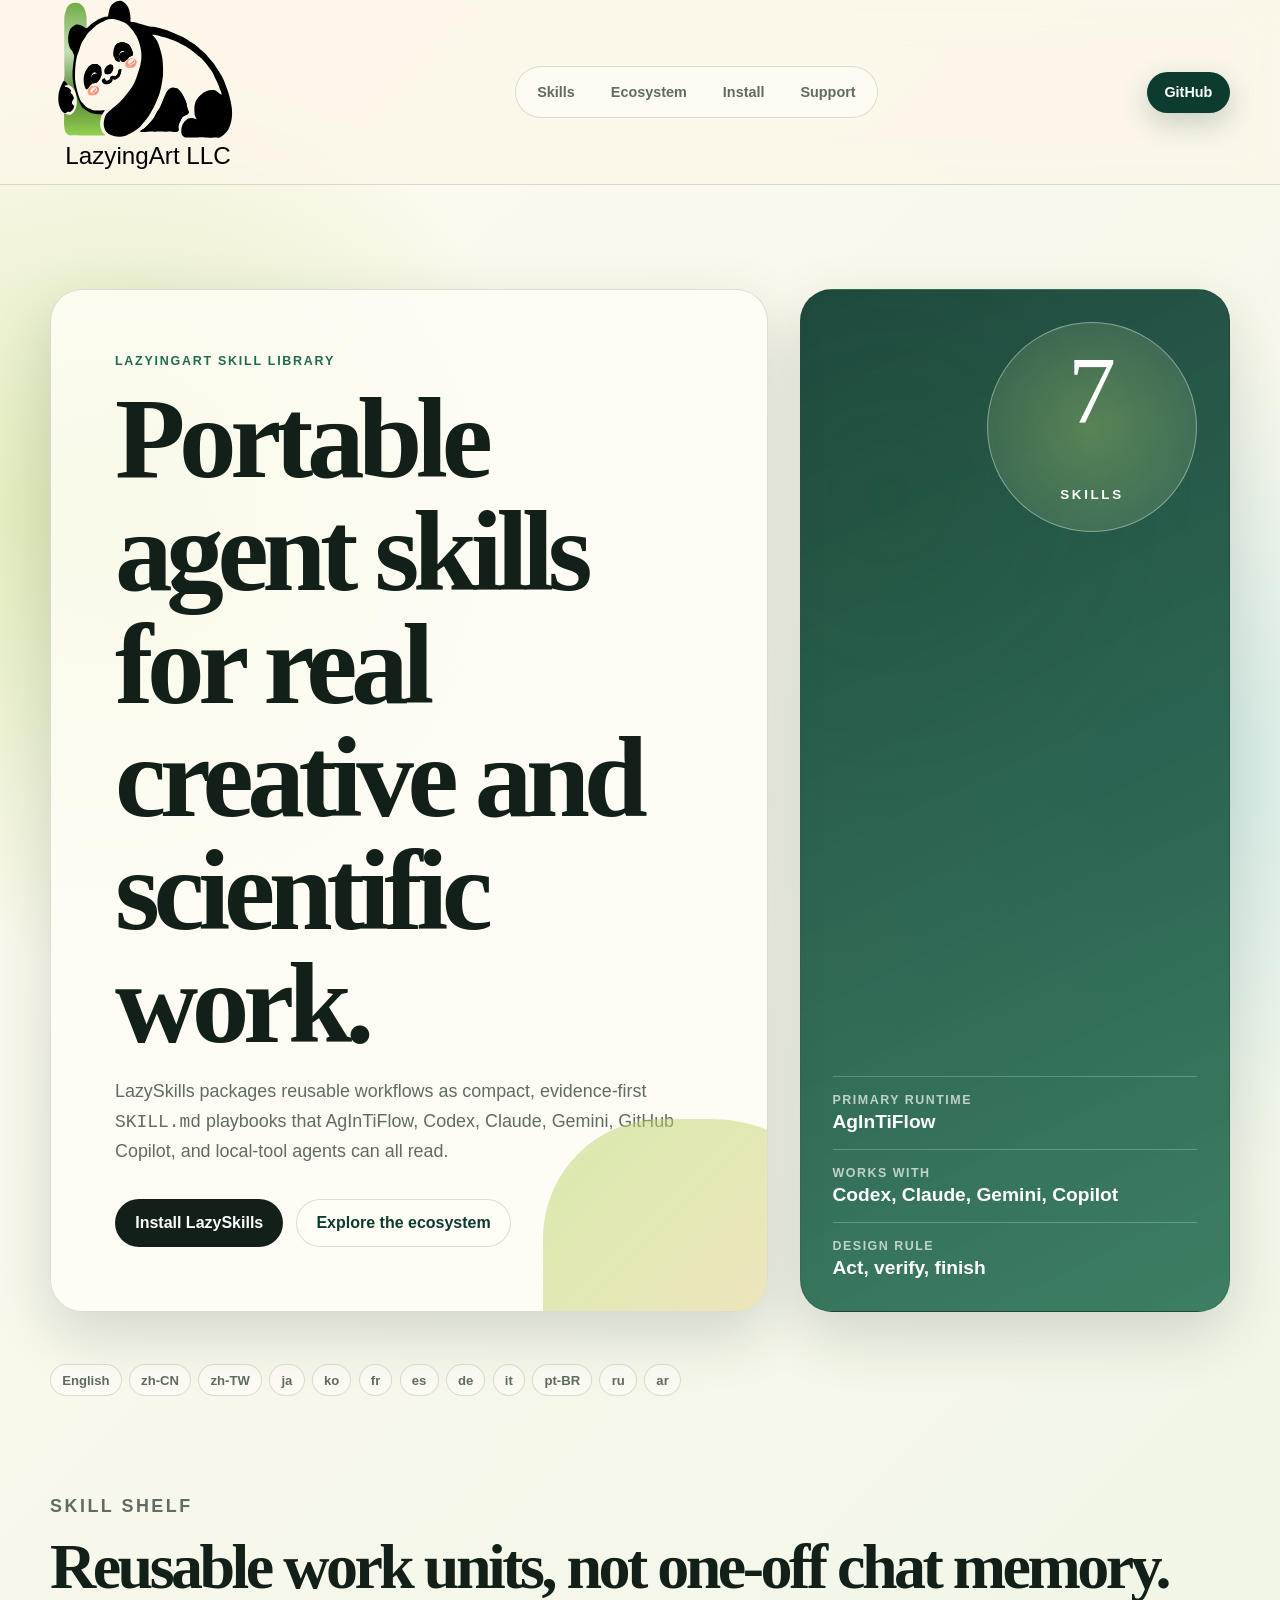
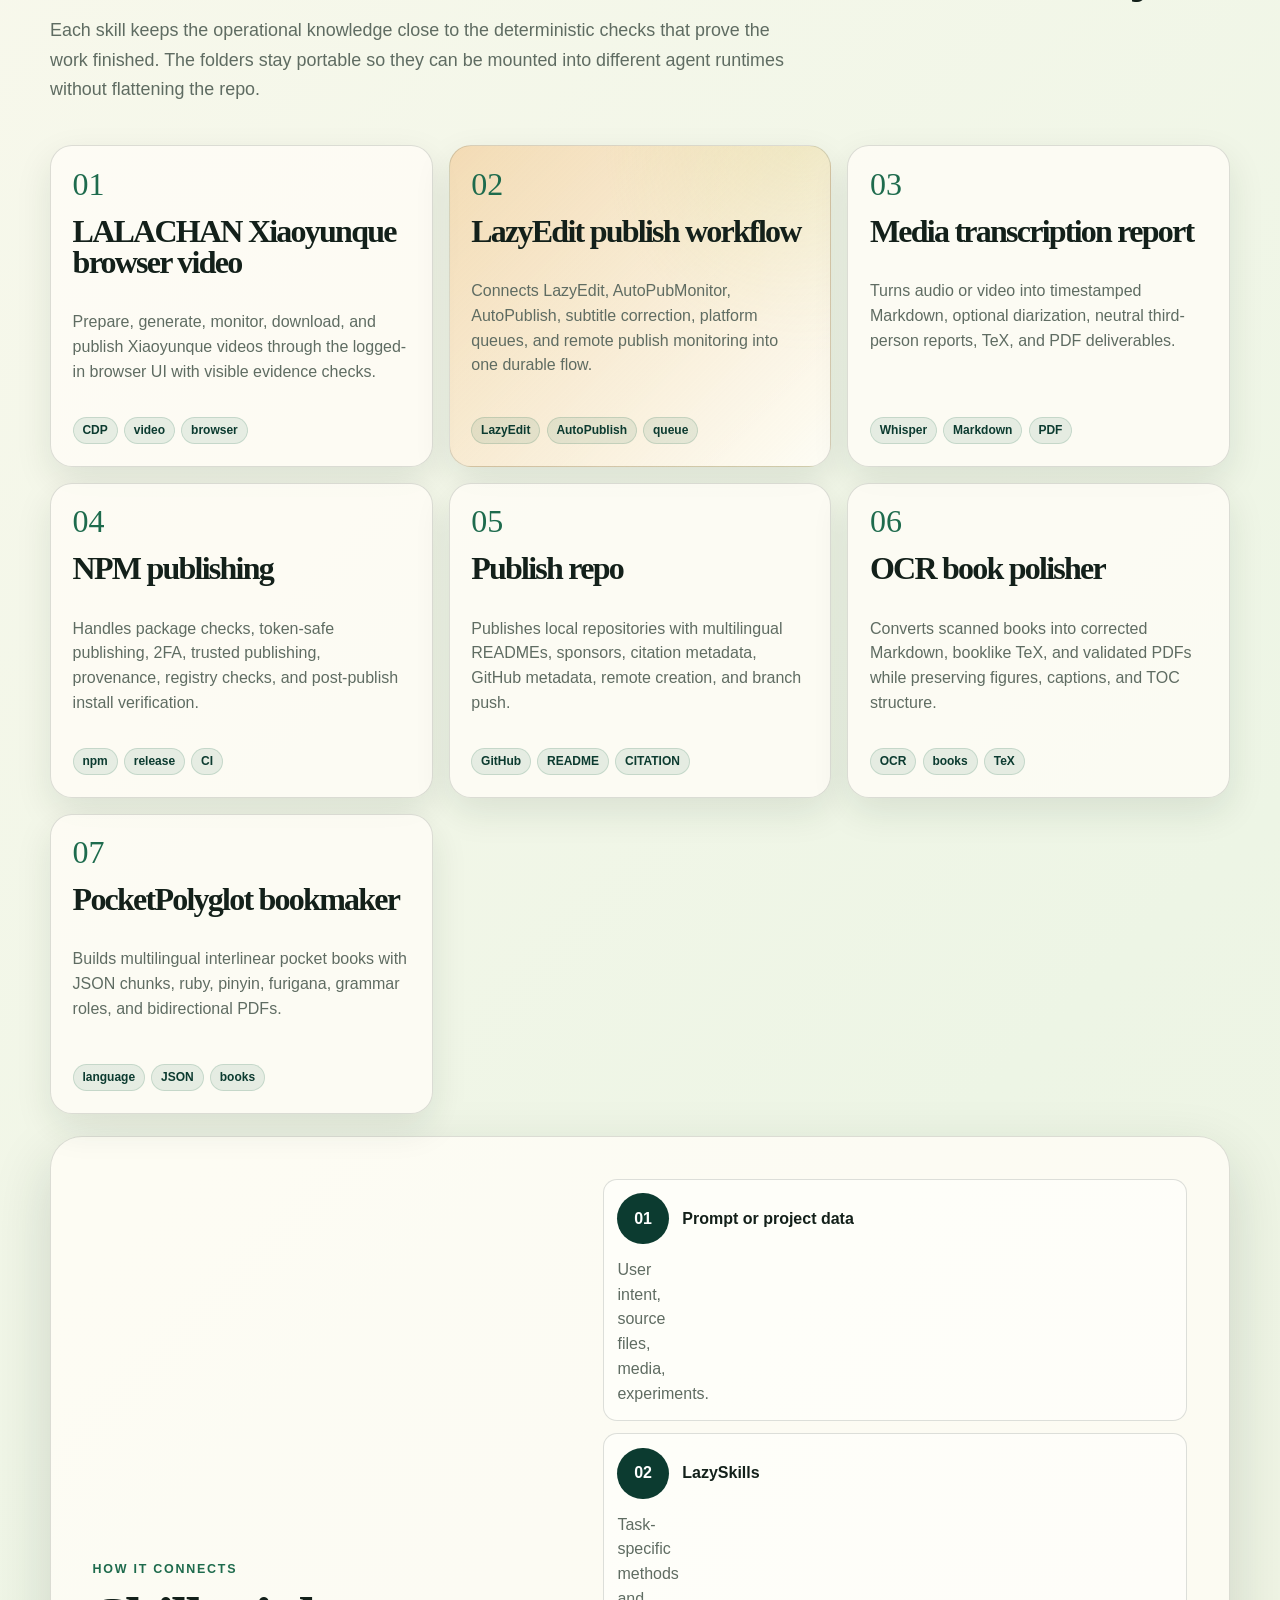
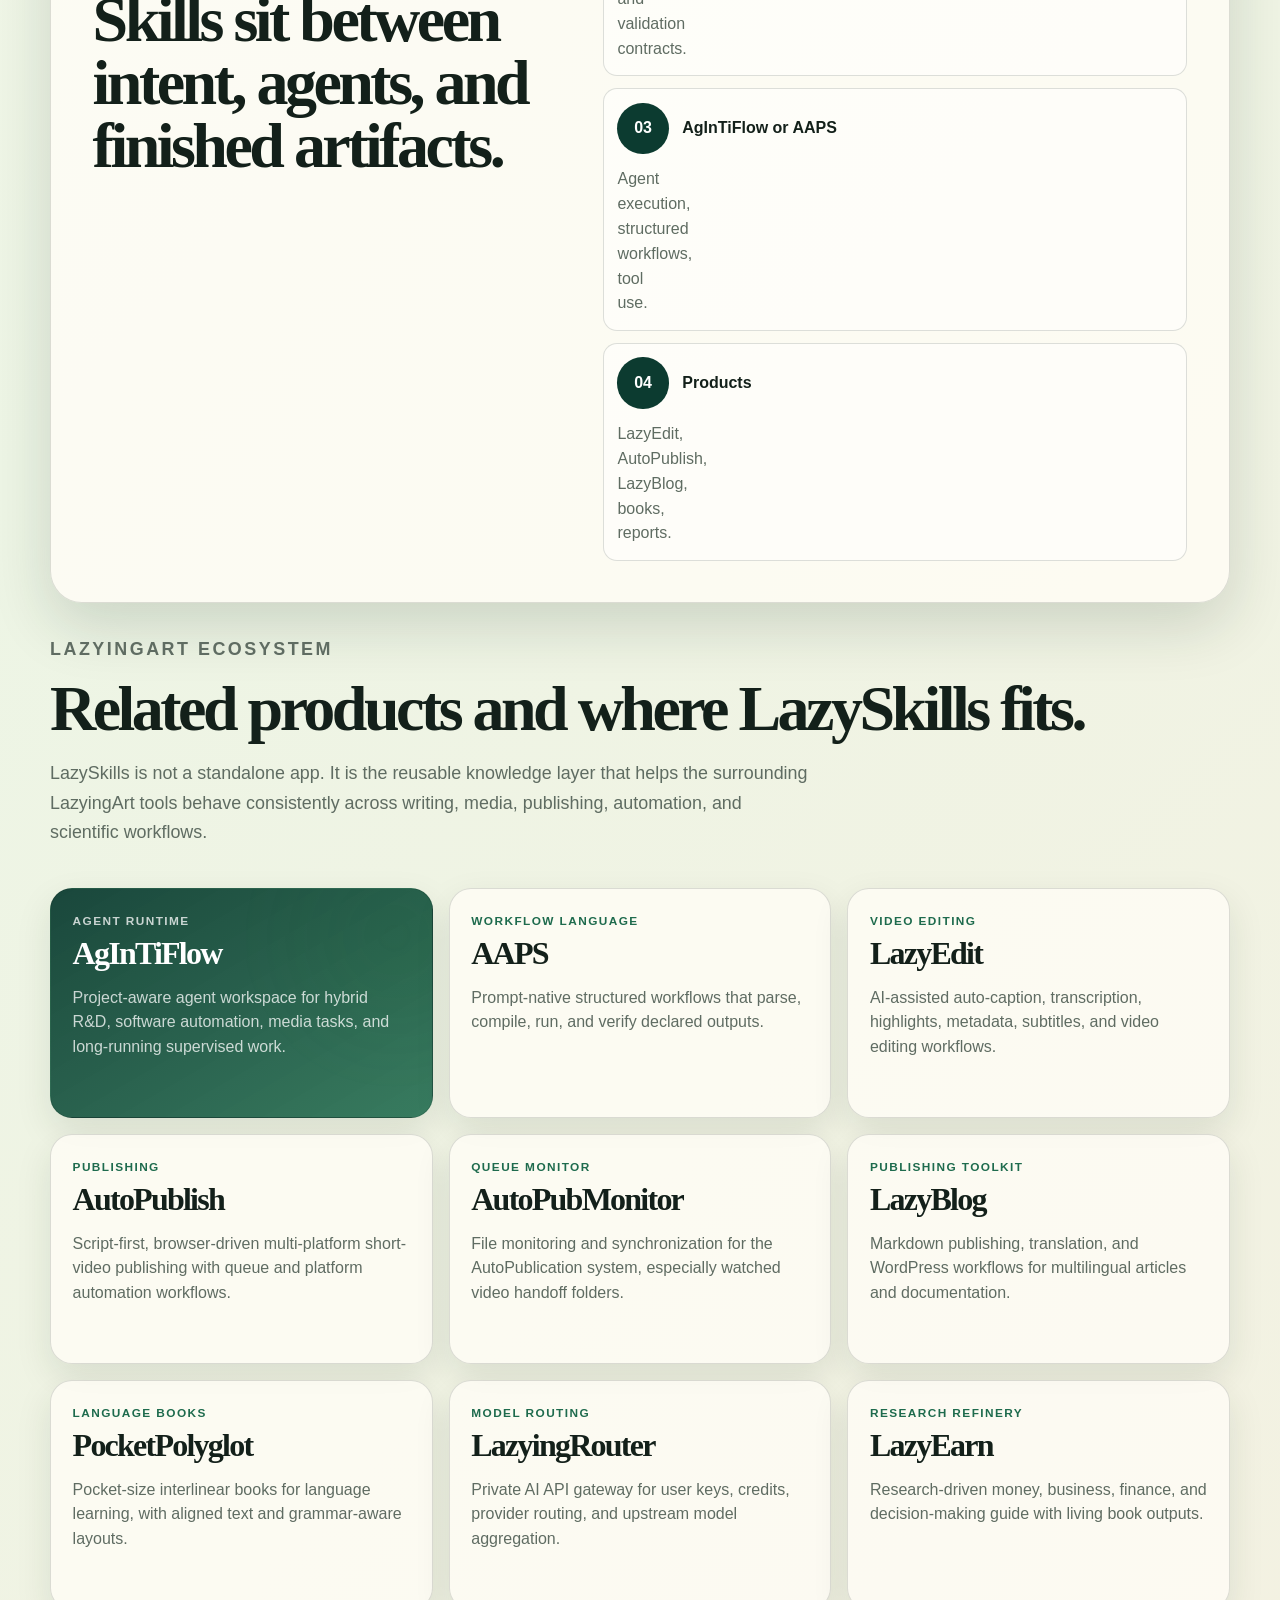
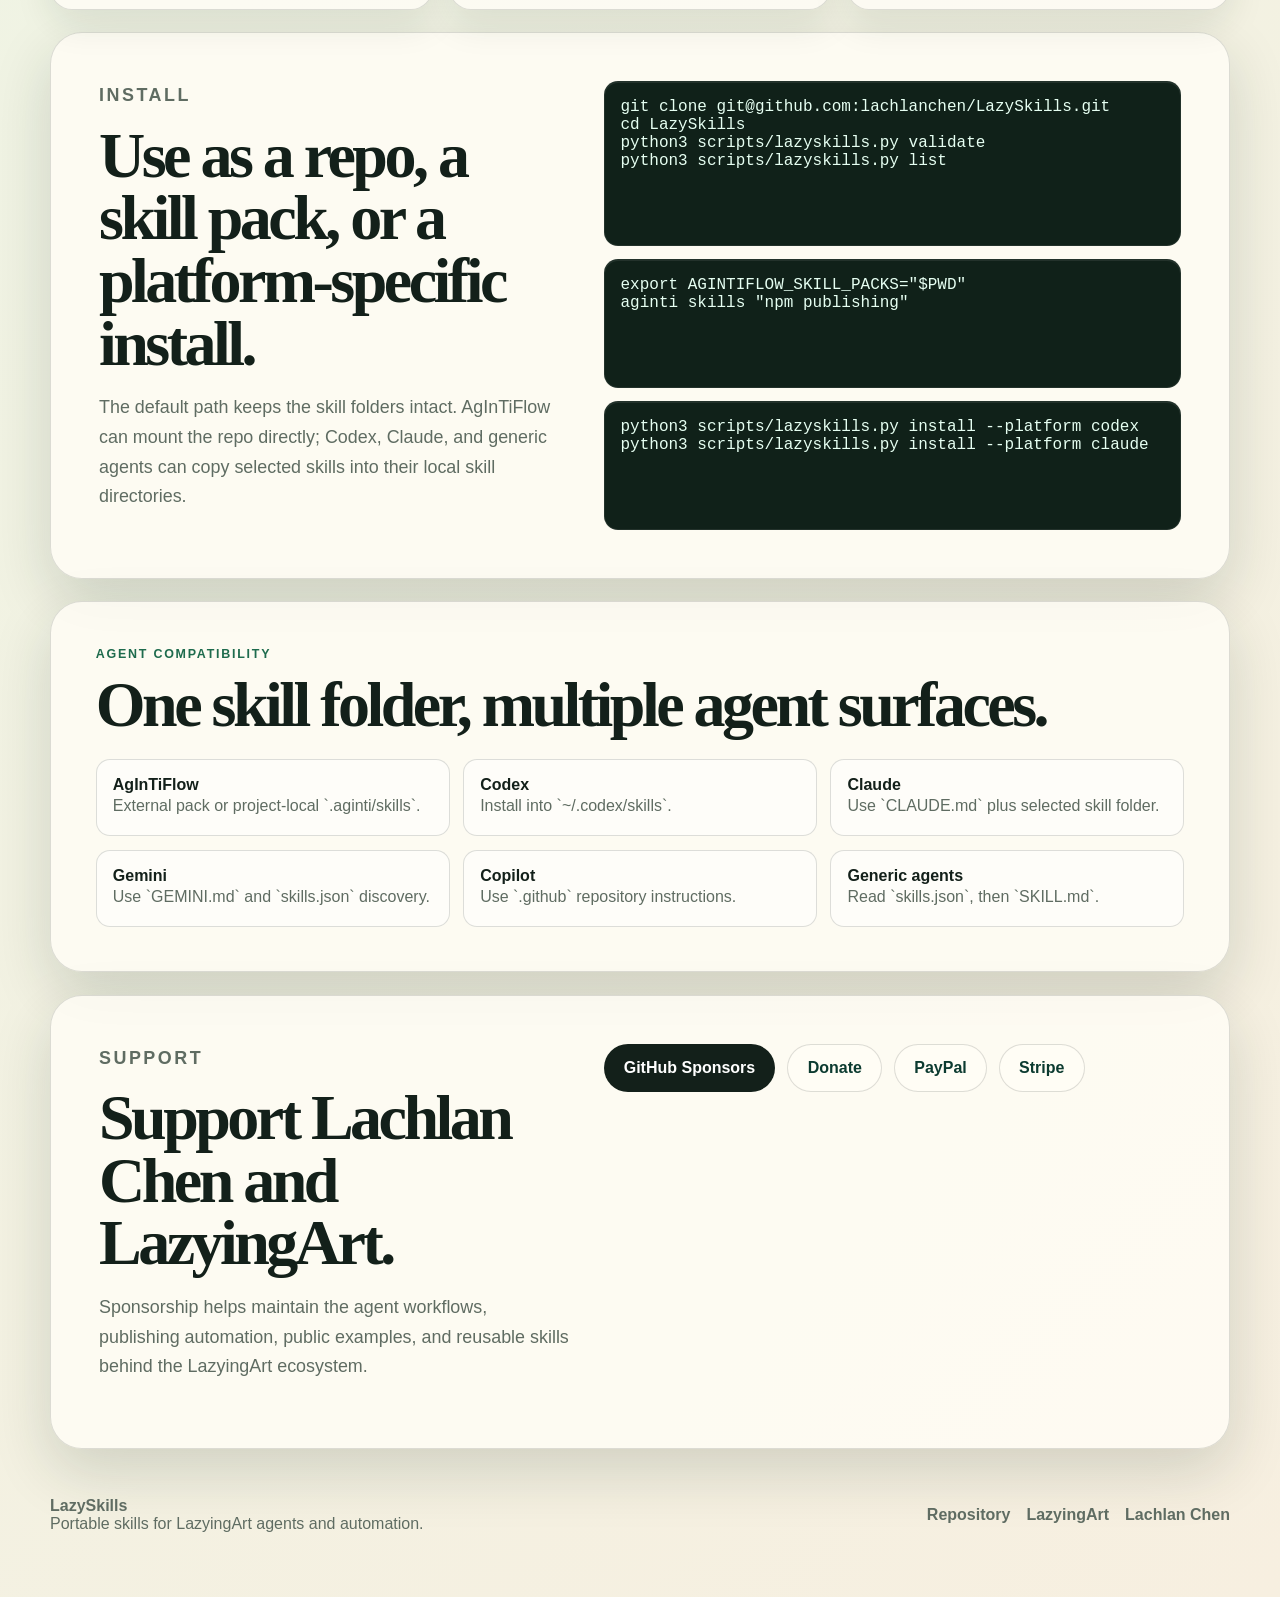
<file: website/index.html>
<!doctype html>
<html lang="en">
  <head>
    <meta charset="utf-8">
    <meta name="viewport" content="width=device-width, initial-scale=1">
    <meta name="color-scheme" content="light">
    <meta
      name="description"
      content="LazySkills is the portable skill library for LazyingArt agents, creative automation, publishing, books, browser workflows, and evidence-based task completion."
    >
    <title>LazySkills | LazyingArt Agent Skills</title>
    <link rel="canonical" href="https://lachlan.lazying.art/LazySkills/" />
    <link rel="icon" href="assets/lazyingart-logo.svg" type="image/svg+xml">
    <link rel="stylesheet" href="styles.css">
  </head>
  <body>
    <a class="skip-link" href="#main">Skip to content</a>

    <header class="site-header">
      <nav class="nav-shell" aria-label="Primary navigation">
        <a class="brand" href="https://lazying.art" aria-label="LazyingArt home">
          <img src="assets/lazyingart-logo.svg" alt="LazyingArt logo">
        </a>
        <div class="nav-links">
          <a href="#skills">Skills</a>
          <a href="#ecosystem">Ecosystem</a>
          <a href="#install">Install</a>
          <a href="#support">Support</a>
        </div>
        <a class="nav-cta" href="https://github.com/lachlanchen/LazySkills">GitHub</a>
      </nav>
    </header>

    <main id="main">
      <section class="hero">
        <div class="hero-copy">
          <p class="eyebrow">LazyingArt skill library</p>
          <h1>Portable agent skills for real creative and scientific work.</h1>
          <p class="hero-lede">
            LazySkills packages reusable workflows as compact, evidence-first
            <code>SKILL.md</code> playbooks that AgInTiFlow, Codex, Claude, Gemini,
            GitHub Copilot, and local-tool agents can all read.
          </p>
          <div class="hero-actions" aria-label="Main actions">
            <a class="button primary" href="#install">Install LazySkills</a>
            <a class="button ghost" href="#ecosystem">Explore the ecosystem</a>
          </div>
        </div>
        <aside class="hero-card" aria-label="LazySkills summary">
          <div class="signal-ring">
            <span>7</span>
            <small>skills</small>
          </div>
          <dl class="hero-stats">
            <div>
              <dt>Primary runtime</dt>
              <dd>AgInTiFlow</dd>
            </div>
            <div>
              <dt>Works with</dt>
              <dd>Codex, Claude, Gemini, Copilot</dd>
            </div>
            <div>
              <dt>Design rule</dt>
              <dd>Act, verify, finish</dd>
            </div>
          </dl>
        </aside>
      </section>

      <section class="language-strip" aria-label="Readme languages">
        <a href="https://github.com/lachlanchen/LazySkills/blob/main/README.md">English</a>
        <a href="https://github.com/lachlanchen/LazySkills/blob/main/i18n/README.zh-CN.md">zh-CN</a>
        <a href="https://github.com/lachlanchen/LazySkills/blob/main/i18n/README.zh-TW.md">zh-TW</a>
        <a href="https://github.com/lachlanchen/LazySkills/blob/main/i18n/README.ja.md">ja</a>
        <a href="https://github.com/lachlanchen/LazySkills/blob/main/i18n/README.ko.md">ko</a>
        <a href="https://github.com/lachlanchen/LazySkills/blob/main/i18n/README.fr.md">fr</a>
        <a href="https://github.com/lachlanchen/LazySkills/blob/main/i18n/README.es.md">es</a>
        <a href="https://github.com/lachlanchen/LazySkills/blob/main/i18n/README.de.md">de</a>
        <a href="https://github.com/lachlanchen/LazySkills/blob/main/i18n/README.it.md">it</a>
        <a href="https://github.com/lachlanchen/LazySkills/blob/main/i18n/README.pt-BR.md">pt-BR</a>
        <a href="https://github.com/lachlanchen/LazySkills/blob/main/i18n/README.ru.md">ru</a>
        <a href="https://github.com/lachlanchen/LazySkills/blob/main/i18n/README.ar.md">ar</a>
      </section>

      <section class="section-intro" id="skills">
        <p class="eyebrow">Skill shelf</p>
        <h2>Reusable work units, not one-off chat memory.</h2>
        <p>
          Each skill keeps the operational knowledge close to the deterministic
          checks that prove the work finished. The folders stay portable so they
          can be mounted into different agent runtimes without flattening the repo.
        </p>
      </section>

      <section class="skill-grid" aria-label="LazySkills cards">
        <article class="skill-card">
          <span class="card-index">01</span>
          <h3>LALACHAN Xiaoyunque browser video</h3>
          <p>
            Prepare, generate, monitor, download, and publish Xiaoyunque videos
            through the logged-in browser UI with visible evidence checks.
          </p>
          <div class="tag-row">
            <span>CDP</span><span>video</span><span>browser</span>
          </div>
        </article>

        <article class="skill-card featured">
          <span class="card-index">02</span>
          <h3>LazyEdit publish workflow</h3>
          <p>
            Connects LazyEdit, AutoPubMonitor, AutoPublish, subtitle correction,
            platform queues, and remote publish monitoring into one durable flow.
          </p>
          <div class="tag-row">
            <span>LazyEdit</span><span>AutoPublish</span><span>queue</span>
          </div>
        </article>

        <article class="skill-card">
          <span class="card-index">03</span>
          <h3>Media transcription report</h3>
          <p>
            Turns audio or video into timestamped Markdown, optional diarization,
            neutral third-person reports, TeX, and PDF deliverables.
          </p>
          <div class="tag-row">
            <span>Whisper</span><span>Markdown</span><span>PDF</span>
          </div>
        </article>

        <article class="skill-card">
          <span class="card-index">04</span>
          <h3>NPM publishing</h3>
          <p>
            Handles package checks, token-safe publishing, 2FA, trusted publishing,
            provenance, registry checks, and post-publish install verification.
          </p>
          <div class="tag-row">
            <span>npm</span><span>release</span><span>CI</span>
          </div>
        </article>

        <article class="skill-card">
          <span class="card-index">05</span>
          <h3>Publish repo</h3>
          <p>
            Publishes local repositories with multilingual READMEs, sponsors,
            citation metadata, GitHub metadata, remote creation, and branch push.
          </p>
          <div class="tag-row">
            <span>GitHub</span><span>README</span><span>CITATION</span>
          </div>
        </article>

        <article class="skill-card">
          <span class="card-index">06</span>
          <h3>OCR book polisher</h3>
          <p>
            Converts scanned books into corrected Markdown, booklike TeX, and
            validated PDFs while preserving figures, captions, and TOC structure.
          </p>
          <div class="tag-row">
            <span>OCR</span><span>books</span><span>TeX</span>
          </div>
        </article>

        <article class="skill-card">
          <span class="card-index">07</span>
          <h3>PocketPolyglot bookmaker</h3>
          <p>
            Builds multilingual interlinear pocket books with JSON chunks,
            ruby, pinyin, furigana, grammar roles, and bidirectional PDFs.
          </p>
          <div class="tag-row">
            <span>language</span><span>JSON</span><span>books</span>
          </div>
        </article>
      </section>

      <section class="workflow-band" aria-label="How LazySkills connects products">
        <div>
          <p class="eyebrow">How it connects</p>
          <h2>Skills sit between intent, agents, and finished artifacts.</h2>
        </div>
        <ol class="flow-steps">
          <li><strong>Prompt or project data</strong><span>User intent, source files, media, experiments.</span></li>
          <li><strong>LazySkills</strong><span>Task-specific methods and validation contracts.</span></li>
          <li><strong>AgInTiFlow or AAPS</strong><span>Agent execution, structured workflows, tool use.</span></li>
          <li><strong>Products</strong><span>LazyEdit, AutoPublish, LazyBlog, books, reports.</span></li>
        </ol>
      </section>

      <section class="section-intro" id="ecosystem">
        <p class="eyebrow">LazyingArt ecosystem</p>
        <h2>Related products and where LazySkills fits.</h2>
        <p>
          LazySkills is not a standalone app. It is the reusable knowledge layer
          that helps the surrounding LazyingArt tools behave consistently across
          writing, media, publishing, automation, and scientific workflows.
        </p>
      </section>

      <section class="ecosystem-grid" aria-label="LazyingArt products">
        <a class="product-card anchor-card" href="https://flow.lazying.art">
          <span>Agent runtime</span>
          <h3>AgInTiFlow</h3>
          <p>Project-aware agent workspace for hybrid R&amp;D, software automation, media tasks, and long-running supervised work.</p>
        </a>
        <a class="product-card" href="https://aaps.lazying.art">
          <span>Workflow language</span>
          <h3>AAPS</h3>
          <p>Prompt-native structured workflows that parse, compile, run, and verify declared outputs.</p>
        </a>
        <a class="product-card" href="https://studio.lazying.art/">
          <span>Video editing</span>
          <h3>LazyEdit</h3>
          <p>AI-assisted auto-caption, transcription, highlights, metadata, subtitles, and video editing workflows.</p>
        </a>
        <a class="product-card" href="https://github.com/lachlanchen/AutoPublish">
          <span>Publishing</span>
          <h3>AutoPublish</h3>
          <p>Script-first, browser-driven multi-platform short-video publishing with queue and platform automation workflows.</p>
        </a>
        <a class="product-card" href="https://github.com/lachlanchen/AutoPubMonitor">
          <span>Queue monitor</span>
          <h3>AutoPubMonitor</h3>
          <p>File monitoring and synchronization for the AutoPublication system, especially watched video handoff folders.</p>
        </a>
        <a class="product-card" href="https://blog.lazying.art">
          <span>Publishing toolkit</span>
          <h3>LazyBlog</h3>
          <p>Markdown publishing, translation, and WordPress workflows for multilingual articles and documentation.</p>
        </a>
        <a class="product-card" href="https://learn.lazying.art">
          <span>Language books</span>
          <h3>PocketPolyglot</h3>
          <p>Pocket-size interlinear books for language learning, with aligned text and grammar-aware layouts.</p>
        </a>
        <a class="product-card" href="https://router.lazying.art">
          <span>Model routing</span>
          <h3>LazyingRouter</h3>
          <p>Private AI API gateway for user keys, credits, provider routing, and upstream model aggregation.</p>
        </a>
        <a class="product-card" href="https://earn.lazying.art">
          <span>Research refinery</span>
          <h3>LazyEarn</h3>
          <p>Research-driven money, business, finance, and decision-making guide with living book outputs.</p>
        </a>
      </section>

      <section class="install-panel" id="install">
        <div>
          <p class="eyebrow">Install</p>
          <h2>Use as a repo, a skill pack, or a platform-specific install.</h2>
          <p>
            The default path keeps the skill folders intact. AgInTiFlow can mount
            the repo directly; Codex, Claude, and generic agents can copy selected
            skills into their local skill directories.
          </p>
        </div>
        <div class="code-stack">
          <pre><code>git clone git@github.com:lachlanchen/LazySkills.git
cd LazySkills
python3 scripts/lazyskills.py validate
python3 scripts/lazyskills.py list</code></pre>
          <pre><code>export AGINTIFLOW_SKILL_PACKS="$PWD"
aginti skills "npm publishing"</code></pre>
          <pre><code>python3 scripts/lazyskills.py install --platform codex
python3 scripts/lazyskills.py install --platform claude</code></pre>
        </div>
      </section>

      <section class="platform-panel">
        <p class="eyebrow">Agent compatibility</p>
        <h2>One skill folder, multiple agent surfaces.</h2>
        <div class="platform-grid">
          <div><strong>AgInTiFlow</strong><span>External pack or project-local `.aginti/skills`.</span></div>
          <div><strong>Codex</strong><span>Install into `~/.codex/skills`.</span></div>
          <div><strong>Claude</strong><span>Use `CLAUDE.md` plus selected skill folder.</span></div>
          <div><strong>Gemini</strong><span>Use `GEMINI.md` and `skills.json` discovery.</span></div>
          <div><strong>Copilot</strong><span>Use `.github` repository instructions.</span></div>
          <div><strong>Generic agents</strong><span>Read `skills.json`, then `SKILL.md`.</span></div>
        </div>
      </section>

      <section class="support-panel" id="support">
        <div>
          <p class="eyebrow">Support</p>
          <h2>Support Lachlan Chen and LazyingArt.</h2>
          <p>
            Sponsorship helps maintain the agent workflows, publishing automation,
            public examples, and reusable skills behind the LazyingArt ecosystem.
          </p>
        </div>
        <div class="support-actions">
          <a class="button primary" href="https://github.com/sponsors/lachlanchen">GitHub Sponsors</a>
          <a class="button ghost" href="https://chat.lazying.art/donate">Donate</a>
          <a class="button ghost" href="https://paypal.me/RongzhouChen">PayPal</a>
          <a class="button ghost" href="https://buy.stripe.com/aFadR8gIaflgfQV6T4fw400">Stripe</a>
        </div>
      </section>
    </main>

    <footer class="site-footer">
      <div>
        <strong>LazySkills</strong>
        <span>Portable skills for LazyingArt agents and automation.</span>
      </div>
      <div class="footer-links">
        <a href="https://github.com/lachlanchen/LazySkills">Repository</a>
        <a href="https://lazying.art">LazyingArt</a>
        <a href="https://github.com/lachlanchen">Lachlan Chen</a>
      </div>
    </footer>
  </body>
</html>
</file>
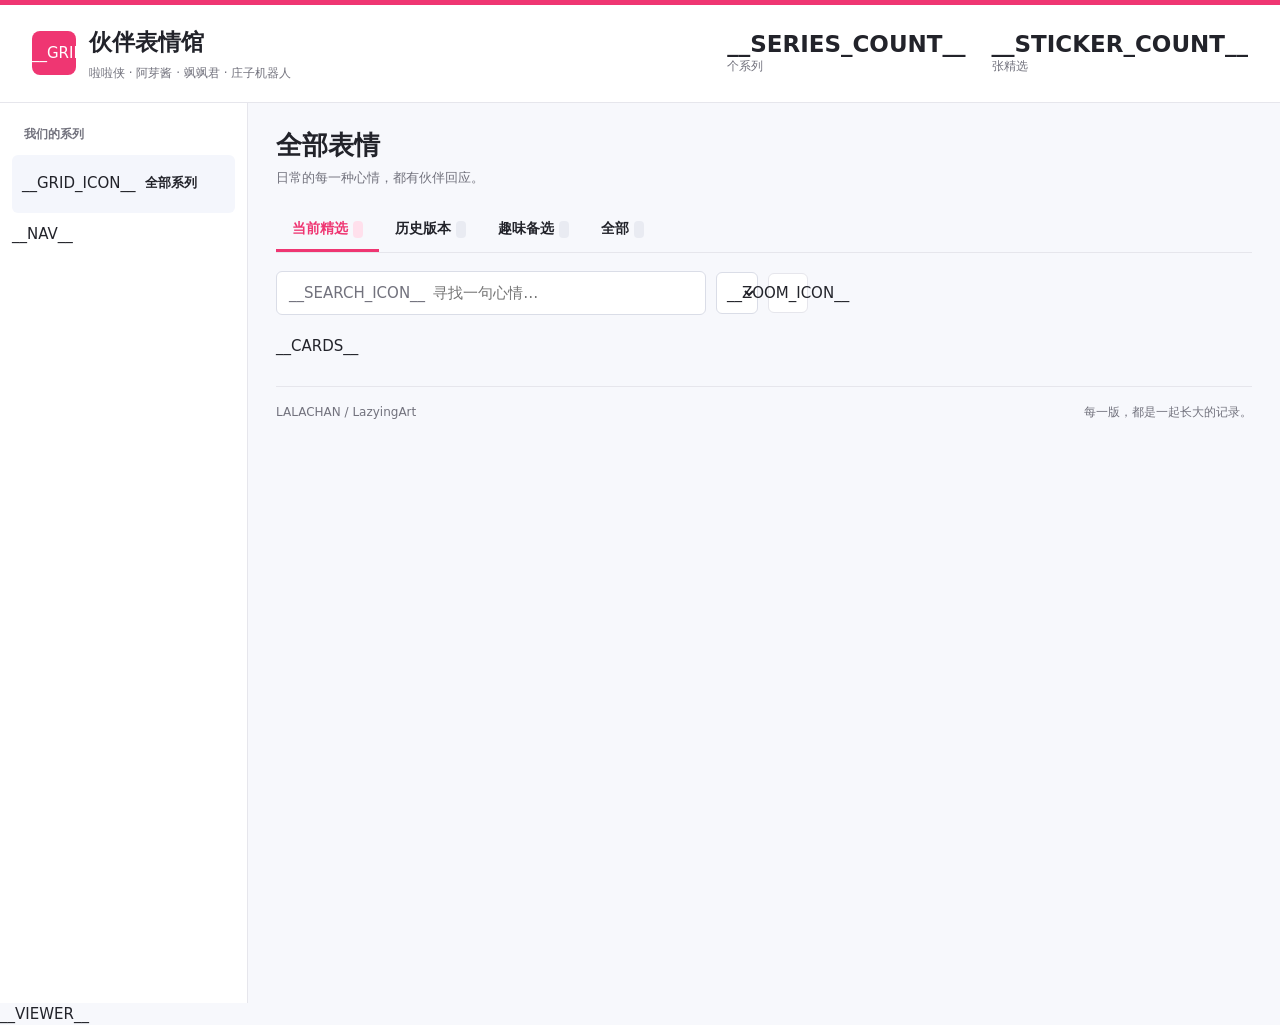
<file: skills/wechat-sticker-production/scripts/sticker_library.html>
<!doctype html><html lang="zh-CN"><head><meta charset="utf-8"><meta name="viewport" content="width=device-width,initial-scale=1"><title>__TITLE__</title>
<style>
:root{--ink:#22232a;--muted:#72727d;--line:#e6e6ec;--pink:#ef3672;--mint:#007e70;--blue:#2466e9;--yellow:#f8c83d;--paper:#f7f8fc;letter-spacing:0;color-scheme:light}
*{box-sizing:border-box}body{margin:0;background:var(--paper);color:var(--ink);font:15px/1.5 system-ui,-apple-system,"Noto Sans CJK SC",sans-serif}button,input,select{font:inherit}button,a,input,select{-webkit-tap-highlight-color:transparent}button{cursor:pointer;color:inherit;border:0;background:none}a{color:inherit}button:focus-visible,a:focus-visible,input:focus-visible,select:focus-visible{outline:3px solid var(--blue);outline-offset:3px}[hidden]{display:none!important}svg{flex:none;vertical-align:middle}h1,h2,p{margin:0}button:disabled{cursor:default}
.topbar{border-bottom:1px solid var(--line);border-top:5px solid var(--pink);background:white;padding:20px 32px;display:flex;align-items:center;gap:18px;justify-content:space-between}.brand{display:flex;align-items:center;gap:13px;min-width:0}.brand-mark{width:44px;height:44px;display:grid;place-items:center;border-radius:8px;background:var(--pink);color:white;flex:none}.brand h1{font-size:23px;font-weight:800}.brand p{font-size:12px;color:var(--muted);margin-top:4px}.totals{display:flex;gap:26px;flex:none}.totals span{font-size:12px;color:var(--muted)}.totals b{display:block;font-size:23px;color:var(--ink);line-height:1.1}.workspace{display:grid;grid-template-columns:248px minmax(0,1fr);max-width:1800px;margin:auto}.sidebar{border-right:1px solid var(--line);background:white;padding:22px 12px;min-width:0}.sidebar-title{font-size:12px;font-weight:750;color:var(--muted);padding:0 12px 12px}.pack-list{display:flex;flex-direction:column;gap:5px}.pack-button{display:flex;align-items:center;text-align:left;gap:10px;padding:9px;border-radius:6px;width:100%;min-height:58px;min-width:0;border:1px solid transparent}.pack-button:hover{background:#f1f5ff}.pack-button[aria-current=true]{background:#fff0f5;border-color:#ffc5d8;color:#ac1d4e}.pack-button img{width:42px;height:42px;object-fit:contain;border-radius:4px;background:white;flex:none}.pack-button span{min-width:0;font-size:13px;line-height:1.4;font-weight:650;overflow-wrap:anywhere}.pack-button small{display:block;font-size:10px;font-weight:400;color:var(--muted);margin-top:3px}.pack-button b{margin-left:auto;font-size:11px;color:var(--muted)}.all-packs{margin-bottom:10px;background:#f4f6fc}.all-packs svg{margin:0 11px;color:var(--blue)}
.content{min-width:0;padding:26px 28px 40px}.collection-header{display:flex;align-items:flex-end;justify-content:space-between;gap:16px;margin-bottom:20px}.collection-header h2{font-size:26px;line-height:1.3;overflow-wrap:anywhere}.collection-header p{color:var(--muted);font-size:13px;margin-top:6px}.edition-tabs{display:flex;border-bottom:1px solid var(--line);margin-bottom:18px;overflow:auto}.edition-tabs button{white-space:nowrap;font-size:14px;font-weight:650;padding:10px 16px;border-bottom:3px solid transparent}.edition-tabs button[aria-selected=true]{color:var(--pink);border-color:var(--pink)}.edition-tabs b{font-size:11px;background:#e9ebf2;color:#646575;padding:2px 5px;border-radius:4px;margin-left:5px}.edition-tabs button[aria-selected=true] b{background:#ffe0ec;color:#ad2051}.toolbar{display:flex;gap:10px;align-items:center;margin-bottom:20px;flex-wrap:wrap}.search{display:flex;align-items:center;gap:8px;border:1px solid #dadde7;border-radius:6px;background:white;flex:1;min-width:180px;max-width:430px;padding:0 12px;color:var(--muted)}.search input{width:100%;min-width:0;border:0;background:none;padding:10px 0;color:var(--ink)}.toolbar select{border:1px solid #dadde7;background:white;border-radius:6px;padding:10px;max-width:245px;min-width:0;color:var(--ink)}.icon-button{display:inline-flex;align-items:center;justify-content:center;width:40px;height:40px;flex:none;border:1px solid var(--line);border-radius:6px;background:white;text-decoration:none}.icon-button:hover{border-color:var(--pink);color:var(--pink)}.icon-button[aria-pressed=true]{background:var(--blue);color:white}.result-count{font-size:12px;color:var(--muted);margin-left:auto;white-space:nowrap}
.sticker-grid{display:grid;grid-template-columns:repeat(auto-fill,minmax(210px,1fr));gap:16px}figure{margin:0;min-width:0;background:white;border:1px solid var(--line);border-radius:8px;overflow:hidden;transition:border-color .15s,box-shadow .15s}figure:hover{border-color:#eda5bd;box-shadow:0 6px 20px #35244b0c}.stage{aspect-ratio:1;display:flex;align-items:center;justify-content:center;background:white;overflow:hidden;position:relative}.stage:before{content:"";position:absolute;left:12px;top:12px;width:7px;height:7px;border-radius:50%;background:var(--pink)}figure:nth-child(4n+2) .stage:before{background:var(--mint)}figure:nth-child(4n+3) .stage:before{background:var(--yellow)}figure:nth-child(4n) .stage:before{background:var(--blue)}.stage a{width:100%;height:100%;display:flex;align-items:center;justify-content:center}.stage img{width:240px;height:240px;max-width:100%;max-height:100%;object-fit:contain}.small .stage img{width:120px;height:120px}.stage a:focus-visible{outline-offset:-4px}figcaption{border-top:1px solid #f2f2f7;display:grid;grid-template-columns:minmax(0,1fr) 32px;gap:4px;padding:12px 13px 13px}figcaption strong{font-size:16px;overflow-wrap:anywhere}figcaption span{grid-column:1;font-size:11px;color:var(--muted);overflow-wrap:anywhere}figcaption small{grid-column:1 / -1;font-size:11px;color:#8b8c94;line-height:1.5;overflow-wrap:anywhere}figcaption .download{grid-column:2;grid-row:1 / 3;width:30px;height:30px;border:0;color:#90929c}figcaption .download:hover{color:var(--pink);background:#fff0f5}.empty{padding:80px 20px;text-align:center;color:var(--muted)}.empty h3{color:var(--ink);font-size:20px}.empty button{margin-top:16px;color:var(--blue);text-decoration:underline}.footer{border-top:1px solid var(--line);margin-top:28px;padding-top:16px;color:var(--muted);font-size:12px;display:flex;justify-content:space-between;gap:12px;flex-wrap:wrap}
dialog.sticker-viewer{color:var(--ink)!important;border-color:var(--line)!important;padding:20px!important;box-shadow:0 24px 90px #17223830}.sticker-viewer::backdrop{background:#181823a6!important;backdrop-filter:blur(5px)}.viewer-download{display:inline-flex;align-items:center;gap:8px;padding:9px 14px;background:var(--pink);color:white!important;border-radius:6px;text-decoration:none}.viewer-tools button:hover{border-color:var(--pink);color:var(--pink)}.viewer-label{font-weight:800}.viewer-note{color:var(--muted)}
@media(min-width:1000px){.sidebar{position:sticky;top:0;height:100dvh;overflow:auto}}@media(max-width:1000px){.workspace{grid-template-columns:205px minmax(0,1fr)}.content{padding:22px 18px}.sticker-grid{grid-template-columns:repeat(2,minmax(0,1fr));gap:12px}.topbar{padding:18px 22px}.toolbar select{max-width:190px}.result-count{margin-left:0}}@media(max-width:700px){.topbar{padding:16px;align-items:flex-start}.brand h1{font-size:19px}.brand p{max-width:225px;font-size:10px}.brand-mark{width:36px;height:36px}.totals{display:none}.workspace{display:block}.sidebar{border-right:0;border-bottom:1px solid var(--line);padding:10px 14px}.sidebar-title{display:none}.pack-list{flex-direction:row;overflow:auto;padding-bottom:3px;gap:8px}.pack-button{width:auto;min-width:138px;max-width:200px;min-height:50px;flex:none;padding:6px}.pack-button span{font-size:12px}.pack-button small{display:none}.pack-button img{width:32px;height:32px}.all-packs{display:none}.content{padding:20px 14px}.collection-header{margin-bottom:12px}.collection-header h2{font-size:22px}.edition-tabs button{font-size:12px;padding:9px 10px}.toolbar{gap:8px}.search{max-width:none;flex-basis:100%}.toolbar select{flex:1;max-width:none}.sticker-grid{gap:10px}.stage img{width:100%;height:100%}figcaption{padding:9px;gap:3px}figcaption strong{font-size:14px}figcaption small{font-size:10px}.footer{font-size:11px}.viewer-stage img{max-height:45dvh;object-fit:contain}.collection-header p{font-size:11px}}@media(prefers-reduced-motion:reduce){*{scroll-behavior:auto!important;transition:none!important}}
</style></head><body>
<header class="topbar"><div class="brand"><span class="brand-mark">__GRID_ICON__</span><div><h1>伙伴表情馆</h1><p>啦啦侠 · 阿芽酱 · 飒飒君 · 庄子机器人</p></div></div><div class="totals"><span><b>__SERIES_COUNT__</b>个系列</span><span><b>__STICKER_COUNT__</b>张精选</span></div></header>
<div class="workspace"><aside class="sidebar" aria-label="系列导航"><div class="sidebar-title">我们的系列</div><button class="pack-button all-packs" data-choose-pack="">__GRID_ICON__<span>全部系列</span></button><nav class="pack-list">__NAV__</nav></aside>
<section class="content"><header class="collection-header"><div><h2 id="collection-title">全部表情</h2><p id="collection-status">日常的每一种心情，都有伙伴回应。</p></div></header>
<div class="edition-tabs" role="tablist" aria-label="版本"><button role="tab" data-edition="current" aria-selected="true">当前精选<b></b></button><button role="tab" data-edition="archive" aria-selected="false">历史版本<b></b></button><button role="tab" data-edition="alternatives" aria-selected="false">趣味备选<b></b></button><button role="tab" data-edition="all" aria-selected="false">全部<b></b></button></div>
<div class="toolbar"><label class="search">__SEARCH_ICON__<input id="query" type="search" placeholder="寻找一句心情…" aria-label="查找表情"></label><select id="pack" aria-label="系列">__OPTIONS__</select><button id="size" class="icon-button" aria-label="切换聊天预览尺寸" title="切换聊天预览尺寸" aria-pressed="false">__ZOOM_ICON__</button><span class="result-count" id="count" aria-live="polite"></span></div>
<main class="sticker-grid" id="grid">__CARDS__</main><div class="empty" id="empty" hidden><h3>还没有找到这句心情</h3><button id="reset">清除筛选</button></div><footer class="footer"><span>LALACHAN / LazyingArt</span><span>每一版，都是一起长大的记录。</span></footer></section></div>
<script>
const packs=__PACK_DATA__,figures=[...document.querySelectorAll('figure')],p=document.getElementById('pack'),q=document.getElementById('query');let edition='current';
function filter(){let n=0;figures.forEach(f=>{f.hidden=!!((edition!=='all'&&f.dataset.group!==edition)||(p.value&&f.dataset.pack!==p.value)||!f.dataset.search.toLowerCase().includes(q.value.trim().toLowerCase()));if(!f.hidden)n++});document.getElementById('count').textContent=n+' 张';document.getElementById('empty').hidden=n>0;document.querySelectorAll('[data-choose-pack]').forEach(b=>{b.hidden=!!(b.dataset.group&&edition!=='all'&&b.dataset.group!==edition);b.setAttribute('aria-current',String(b.dataset.choosePack===p.value))});[...p.options].forEach(o=>{o.hidden=!!(o.value&&edition!=='all'&&packs.find(x=>x.id===o.value)?.group!==edition)});document.querySelectorAll('[data-edition]').forEach(b=>b.setAttribute('aria-selected',String(b.dataset.edition===edition)));const item=packs.find(x=>x.id===p.value);document.getElementById('collection-title').textContent=item?.title||({current:'全部表情',archive:'每一版都值得留下',alternatives:'意外，也有可爱的一面',all:'所有表情与版本'})[edition];document.getElementById('collection-status').textContent=item?.status||'日常的每一种心情，都有伙伴回应。'}
function choose(id){p.value=id;q.value='';const selected=packs.find(x=>x.id===id);if(selected)edition=selected.group;filter();}
window.addEventListener('sticker-reveal',e=>{if(packs.some(x=>x.id===e.detail.pack))choose(e.detail.pack)});
p.onchange=()=>choose(p.value);q.oninput=filter;document.querySelectorAll('[data-choose-pack]').forEach(b=>b.onclick=()=>choose(b.dataset.choosePack));document.querySelectorAll('[data-edition]').forEach(b=>{const group=b.dataset.edition;b.querySelector('b').textContent=figures.filter(f=>group==='all'||f.dataset.group===group).length;b.onclick=()=>{edition=group;p.value='';q.value='';filter()}});document.getElementById('size').onclick=function(){this.setAttribute('aria-pressed',String(document.body.classList.toggle('small')))};document.getElementById('reset').onclick=()=>{p.value='';q.value='';filter()};filter();
const tabs=[...document.querySelectorAll('[data-edition]')];tabs.forEach(b=>b.addEventListener('keydown',e=>{const index=tabs.indexOf(b),target={ArrowRight:(index+1)%tabs.length,ArrowLeft:(index+tabs.length-1)%tabs.length,Home:0,End:tabs.length-1}[e.key];if(target!==undefined){e.preventDefault();tabs[target].click();tabs[target].focus()}}));
</script>__VIEWER__</body></html>
</file>
<file: website/styles.css>
:root {
  --ink: #13201a;
  --muted: #5f6c62;
  --paper: #fbf6e8;
  --paper-strong: #fffdf6;
  --bamboo: #1e6b4d;
  --bamboo-dark: #0c3b30;
  --leaf: #b8d973;
  --sun: #f2b66d;
  --sky: #cde8e6;
  --line: rgba(19, 32, 26, 0.14);
  --shadow: 0 22px 60px rgba(20, 46, 34, 0.16);
  --radius-xl: 32px;
  --radius-lg: 22px;
  --radius-md: 14px;
  font-family: "Avenir Next", "Trebuchet MS", "Segoe UI", sans-serif;
}

* {
  box-sizing: border-box;
}

html {
  scroll-behavior: smooth;
}

body {
  margin: 0;
  color: var(--ink);
  background:
    radial-gradient(circle at 8% 8%, rgba(184, 217, 115, 0.45), transparent 28rem),
    radial-gradient(circle at 92% 12%, rgba(205, 232, 230, 0.8), transparent 26rem),
    linear-gradient(135deg, #fffaf0 0%, #edf5e5 48%, #f7efe0 100%);
  min-height: 100vh;
}

body::before {
  content: "";
  position: fixed;
  inset: 0;
  pointer-events: none;
  opacity: 0.35;
  background-image:
    linear-gradient(120deg, rgba(30, 107, 77, 0.05) 0 1px, transparent 1px 22px),
    linear-gradient(30deg, rgba(19, 32, 26, 0.04) 0 1px, transparent 1px 28px);
  z-index: -1;
}

a {
  color: inherit;
}

code,
pre {
  font-family: "SFMono-Regular", "Cascadia Mono", "Liberation Mono", monospace;
}

.skip-link {
  position: absolute;
  left: 1rem;
  top: -4rem;
  z-index: 10;
  background: var(--ink);
  color: white;
  padding: 0.7rem 1rem;
  border-radius: var(--radius-md);
}

.skip-link:focus {
  top: 1rem;
}

.site-header {
  position: sticky;
  top: 0;
  z-index: 5;
  backdrop-filter: blur(18px);
  background: rgba(251, 246, 232, 0.72);
  border-bottom: 1px solid var(--line);
}

.nav-shell,
.hero,
.language-strip,
.section-intro,
.skill-grid,
.workflow-band,
.ecosystem-grid,
.install-panel,
.platform-panel,
.support-panel,
.site-footer {
  width: min(1180px, calc(100% - 40px));
  margin-inline: auto;
}

.nav-shell {
  min-height: 78px;
  display: flex;
  align-items: center;
  justify-content: space-between;
  gap: 1rem;
}

.brand {
  display: inline-flex;
  align-items: center;
  text-decoration: none;
}

.brand img {
  width: 196px;
  max-width: 42vw;
  height: auto;
}

.nav-links {
  display: flex;
  align-items: center;
  gap: 0.25rem;
  padding: 0.35rem;
  border: 1px solid var(--line);
  border-radius: 999px;
  background: rgba(255, 253, 246, 0.75);
}

.nav-links a,
.nav-cta {
  text-decoration: none;
  font-weight: 800;
  font-size: 0.9rem;
}

.nav-links a {
  padding: 0.72rem 1rem;
  border-radius: 999px;
  color: var(--muted);
}

.nav-links a:hover {
  background: rgba(30, 107, 77, 0.1);
  color: var(--bamboo-dark);
}

.nav-cta {
  color: #fff;
  background: var(--bamboo-dark);
  padding: 0.78rem 1.1rem;
  border-radius: 999px;
  box-shadow: 0 10px 28px rgba(12, 59, 48, 0.22);
}

.hero {
  display: grid;
  grid-template-columns: minmax(0, 1.25fr) minmax(320px, 0.75fr);
  gap: 2rem;
  padding: 6.5rem 0 2rem;
  align-items: stretch;
}

.hero-copy,
.hero-card,
.workflow-band,
.install-panel,
.platform-panel,
.support-panel {
  border: 1px solid var(--line);
  background: rgba(255, 253, 246, 0.82);
  box-shadow: var(--shadow);
}

.hero-copy {
  padding: clamp(2.2rem, 5vw, 4.6rem);
  border-radius: var(--radius-xl);
  position: relative;
  overflow: hidden;
}

.hero-copy::after {
  content: "";
  position: absolute;
  width: 20rem;
  height: 20rem;
  border-radius: 44% 56% 62% 38%;
  right: -6rem;
  bottom: -8rem;
  background: linear-gradient(135deg, rgba(184, 217, 115, 0.55), rgba(242, 182, 109, 0.36));
}

.eyebrow {
  margin: 0 0 0.85rem;
  text-transform: uppercase;
  letter-spacing: 0.14em;
  font-weight: 900;
  color: var(--bamboo);
  font-size: 0.78rem;
}

h1,
h2,
h3 {
  margin: 0;
  line-height: 0.98;
  letter-spacing: -0.055em;
  font-family: Georgia, "Palatino Linotype", serif;
}

h1 {
  max-width: 860px;
  font-size: clamp(3.2rem, 9vw, 7.6rem);
}

h2 {
  font-size: clamp(2.2rem, 5vw, 4.3rem);
}

h3 {
  font-size: clamp(1.4rem, 2.6vw, 2rem);
}

.hero-lede,
.section-intro p,
.install-panel p,
.support-panel p {
  max-width: 760px;
  color: var(--muted);
  font-size: clamp(1.05rem, 1.4vw, 1.28rem);
  line-height: 1.65;
}

.hero-actions {
  position: relative;
  z-index: 1;
  display: flex;
  flex-wrap: wrap;
  gap: 0.8rem;
  margin-top: 2rem;
}

.button {
  display: inline-flex;
  justify-content: center;
  align-items: center;
  min-height: 48px;
  padding: 0.85rem 1.2rem;
  border-radius: 999px;
  text-decoration: none;
  font-weight: 900;
  border: 1px solid transparent;
}

.button.primary {
  background: var(--ink);
  color: #fff;
}

.button.ghost {
  color: var(--bamboo-dark);
  background: rgba(255, 253, 246, 0.7);
  border-color: var(--line);
}

.hero-card {
  border-radius: var(--radius-xl);
  padding: 2rem;
  display: grid;
  align-content: space-between;
  min-height: 480px;
  background:
    linear-gradient(155deg, rgba(12, 59, 48, 0.92), rgba(30, 107, 77, 0.86)),
    radial-gradient(circle at 20% 20%, rgba(184, 217, 115, 0.4), transparent 20rem);
  color: #fff;
}

.signal-ring {
  width: 210px;
  aspect-ratio: 1;
  border: 1px solid rgba(255, 255, 255, 0.38);
  border-radius: 50%;
  display: grid;
  place-items: center;
  justify-self: end;
  background: radial-gradient(circle, rgba(184, 217, 115, 0.35), rgba(255, 255, 255, 0.08));
}

.signal-ring span {
  display: block;
  font-size: 6rem;
  line-height: 0.8;
  font-family: Georgia, "Palatino Linotype", serif;
}

.signal-ring small {
  display: block;
  text-transform: uppercase;
  letter-spacing: 0.2em;
  font-weight: 900;
}

.hero-stats {
  display: grid;
  gap: 1rem;
  margin: 0;
}

.hero-stats div {
  padding-top: 1rem;
  border-top: 1px solid rgba(255, 255, 255, 0.24);
}

.hero-stats dt {
  color: rgba(255, 255, 255, 0.68);
  font-size: 0.78rem;
  text-transform: uppercase;
  letter-spacing: 0.12em;
  font-weight: 900;
}

.hero-stats dd {
  margin: 0.25rem 0 0;
  font-size: 1.2rem;
  font-weight: 900;
}

.language-strip {
  display: flex;
  flex-wrap: wrap;
  gap: 0.45rem;
  padding: 1.25rem 0 4rem;
}

.language-strip a {
  text-decoration: none;
  border: 1px solid var(--line);
  background: rgba(255, 253, 246, 0.68);
  padding: 0.48rem 0.7rem;
  border-radius: 999px;
  font-size: 0.82rem;
  font-weight: 900;
  color: var(--muted);
}

.section-intro {
  padding: 2rem 0 1.4rem;
}

.skill-grid {
  display: grid;
  grid-template-columns: repeat(3, minmax(0, 1fr));
  gap: 1rem;
}

.skill-card,
.product-card {
  border: 1px solid var(--line);
  border-radius: var(--radius-lg);
  background: rgba(255, 253, 246, 0.78);
  box-shadow: 0 14px 36px rgba(20, 46, 34, 0.1);
}

.skill-card {
  padding: 1.35rem;
  min-height: 300px;
  display: flex;
  flex-direction: column;
  gap: 1rem;
}

.skill-card.featured {
  background:
    linear-gradient(135deg, rgba(242, 182, 109, 0.42), rgba(255, 253, 246, 0.88)),
    radial-gradient(circle at 95% 0%, rgba(184, 217, 115, 0.42), transparent 13rem);
}

.card-index {
  color: var(--bamboo);
  font-family: Georgia, "Palatino Linotype", serif;
  font-size: 2rem;
  line-height: 1;
}

.skill-card p,
.product-card p,
.flow-steps span,
.platform-grid span {
  color: var(--muted);
  line-height: 1.55;
}

.tag-row {
  display: flex;
  flex-wrap: wrap;
  gap: 0.4rem;
  margin-top: auto;
}

.tag-row span {
  font-size: 0.75rem;
  font-weight: 900;
  color: var(--bamboo-dark);
  background: rgba(30, 107, 77, 0.1);
  border: 1px solid rgba(30, 107, 77, 0.16);
  padding: 0.35rem 0.55rem;
  border-radius: 999px;
}

.workflow-band {
  margin-top: 1.4rem;
  padding: clamp(1.5rem, 4vw, 2.6rem);
  border-radius: var(--radius-xl);
  display: grid;
  grid-template-columns: 0.9fr 1.1fr;
  gap: 2rem;
  align-items: center;
}

.flow-steps {
  list-style: none;
  margin: 0;
  padding: 0;
  display: grid;
  gap: 0.75rem;
  counter-reset: flow;
}

.flow-steps li {
  counter-increment: flow;
  display: grid;
  grid-template-columns: 3.2rem 1fr;
  gap: 0.85rem;
  align-items: center;
  padding: 0.85rem;
  border: 1px solid var(--line);
  border-radius: var(--radius-md);
  background: rgba(255, 255, 255, 0.52);
}

.flow-steps li::before {
  content: counter(flow, decimal-leading-zero);
  display: grid;
  place-items: center;
  width: 3.2rem;
  aspect-ratio: 1;
  border-radius: 50%;
  background: var(--bamboo-dark);
  color: #fff;
  font-weight: 900;
}

.flow-steps strong,
.flow-steps span {
  display: block;
}

.ecosystem-grid {
  display: grid;
  grid-template-columns: repeat(3, minmax(0, 1fr));
  gap: 1rem;
}

.product-card {
  display: block;
  min-height: 230px;
  padding: 1.35rem;
  text-decoration: none;
  transition: transform 180ms ease, box-shadow 180ms ease, border-color 180ms ease;
}

.product-card:hover {
  transform: translateY(-4px);
  border-color: rgba(30, 107, 77, 0.45);
  box-shadow: 0 24px 58px rgba(20, 46, 34, 0.16);
}

.product-card span {
  color: var(--bamboo);
  text-transform: uppercase;
  letter-spacing: 0.12em;
  font-weight: 900;
  font-size: 0.74rem;
}

.product-card h3 {
  margin-top: 0.6rem;
}

.anchor-card {
  background:
    linear-gradient(150deg, rgba(12, 59, 48, 0.94), rgba(30, 107, 77, 0.88)),
    radial-gradient(circle at 90% 20%, rgba(184, 217, 115, 0.35), transparent 10rem);
  color: #fff;
}

.anchor-card p,
.anchor-card span {
  color: rgba(255, 255, 255, 0.76);
}

.install-panel,
.support-panel {
  margin-top: 1.4rem;
  padding: clamp(1.5rem, 4vw, 3rem);
  border-radius: var(--radius-xl);
  display: grid;
  grid-template-columns: 0.9fr 1.1fr;
  gap: 2rem;
}

.code-stack {
  display: grid;
  gap: 0.8rem;
}

pre {
  margin: 0;
  padding: 1rem;
  overflow-x: auto;
  border-radius: var(--radius-md);
  color: #e6fff2;
  background: #102119;
  border: 1px solid rgba(255, 255, 255, 0.08);
  box-shadow: inset 0 1px rgba(255, 255, 255, 0.08);
}

.platform-panel {
  margin-top: 1.4rem;
  padding: clamp(1.5rem, 4vw, 2.8rem);
  border-radius: var(--radius-xl);
}

.platform-grid {
  display: grid;
  grid-template-columns: repeat(3, minmax(0, 1fr));
  gap: 0.85rem;
  margin-top: 1.4rem;
}

.platform-grid div {
  padding: 1rem;
  border: 1px solid var(--line);
  border-radius: var(--radius-md);
  background: rgba(255, 255, 255, 0.5);
}

.platform-grid strong,
.platform-grid span {
  display: block;
}

.support-actions {
  display: flex;
  flex-wrap: wrap;
  align-content: start;
  gap: 0.75rem;
}

.site-footer {
  padding: 3rem 0 4rem;
  display: flex;
  align-items: center;
  justify-content: space-between;
  gap: 1rem;
  color: var(--muted);
}

.site-footer strong,
.site-footer span {
  display: block;
}

.footer-links {
  display: flex;
  flex-wrap: wrap;
  gap: 1rem;
}

.footer-links a {
  font-weight: 900;
  text-decoration: none;
}

@media (max-width: 900px) {
  .nav-shell {
    flex-wrap: wrap;
    padding: 0.85rem 0;
  }

  .nav-links {
    order: 3;
    width: 100%;
    justify-content: center;
    overflow-x: auto;
  }

  .hero,
  .workflow-band,
  .install-panel,
  .support-panel {
    grid-template-columns: 1fr;
  }

  .hero {
    padding-top: 3rem;
  }

  .hero-card {
    min-height: 360px;
  }

  .skill-grid,
  .ecosystem-grid,
  .platform-grid {
    grid-template-columns: 1fr;
  }

  .site-footer {
    align-items: flex-start;
    flex-direction: column;
  }
}

@media (max-width: 560px) {
  .nav-shell,
  .hero,
  .language-strip,
  .section-intro,
  .skill-grid,
  .workflow-band,
  .ecosystem-grid,
  .install-panel,
  .platform-panel,
  .support-panel,
  .site-footer {
    width: min(100% - 24px, 1180px);
  }

  .nav-links a {
    padding-inline: 0.72rem;
  }

  .signal-ring {
    width: 170px;
    justify-self: start;
  }

  h1 {
    font-size: clamp(2.8rem, 16vw, 4.8rem);
  }
}
</file>
